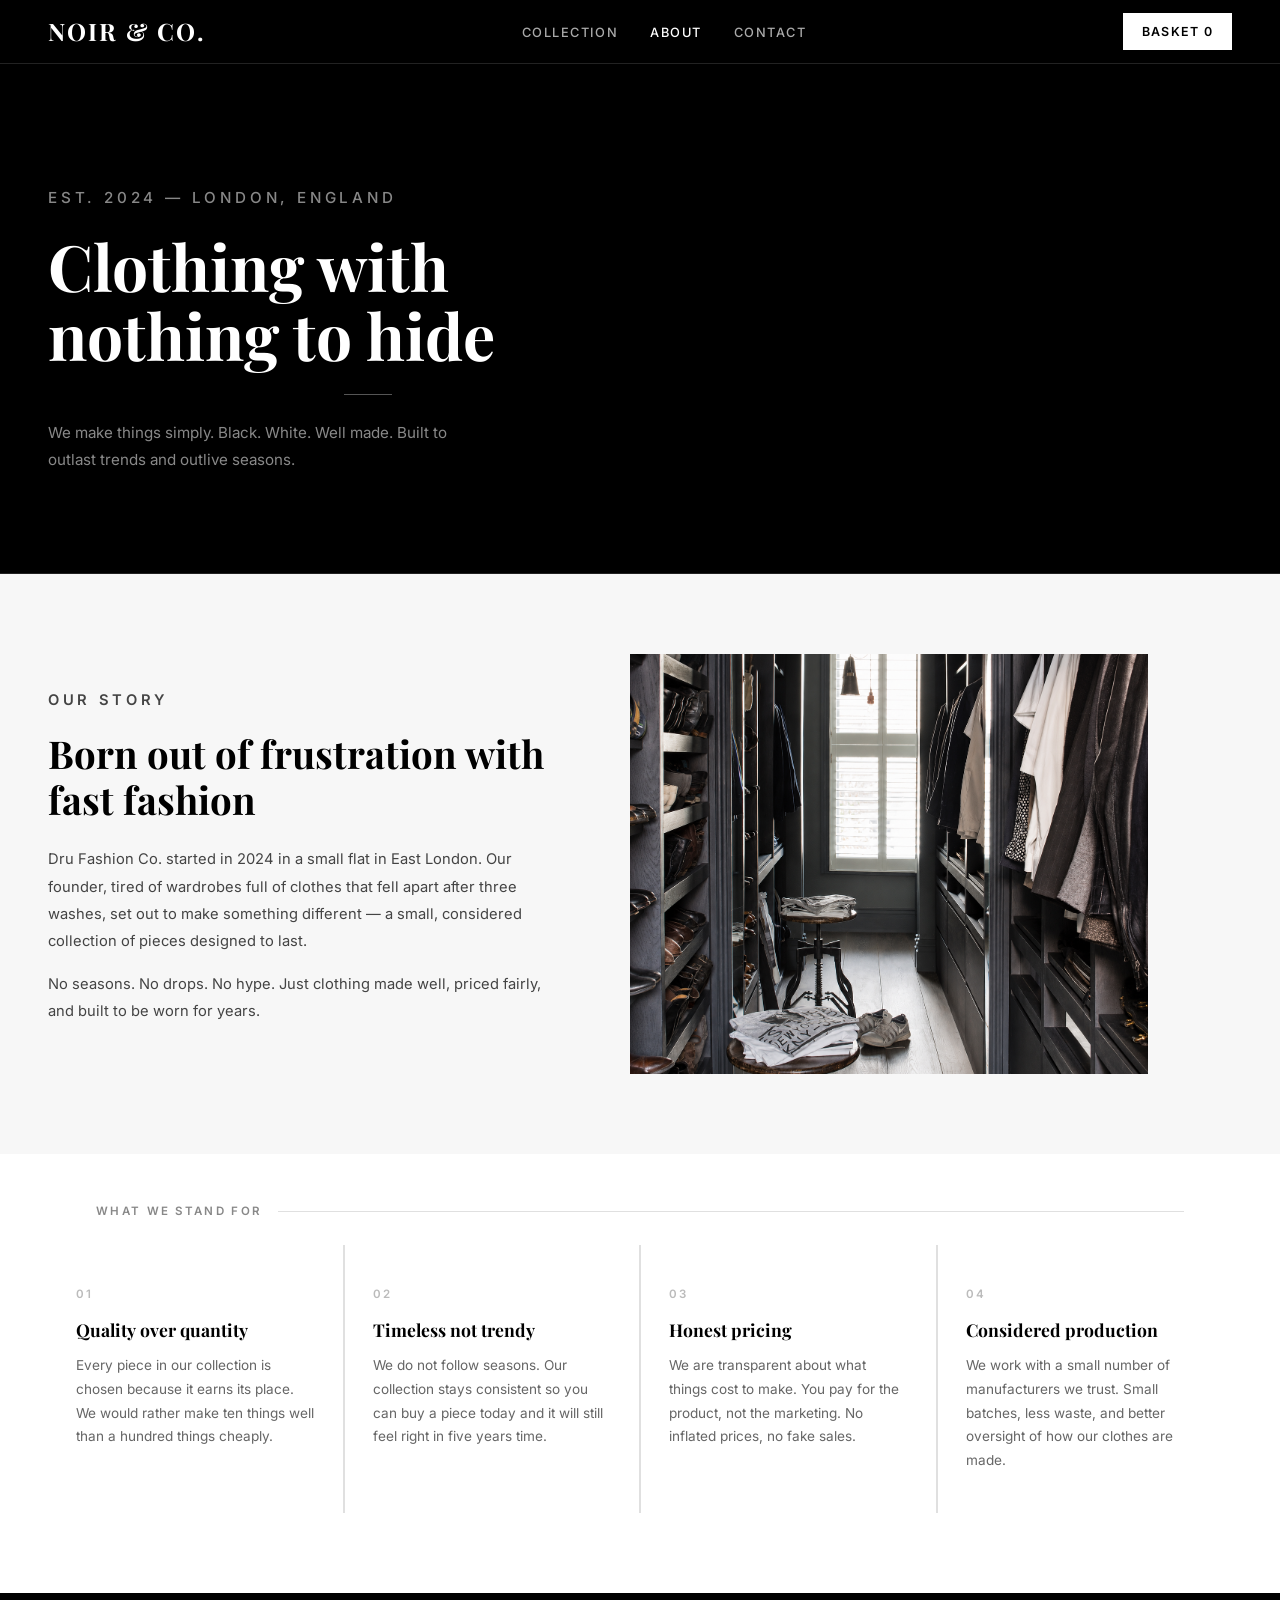
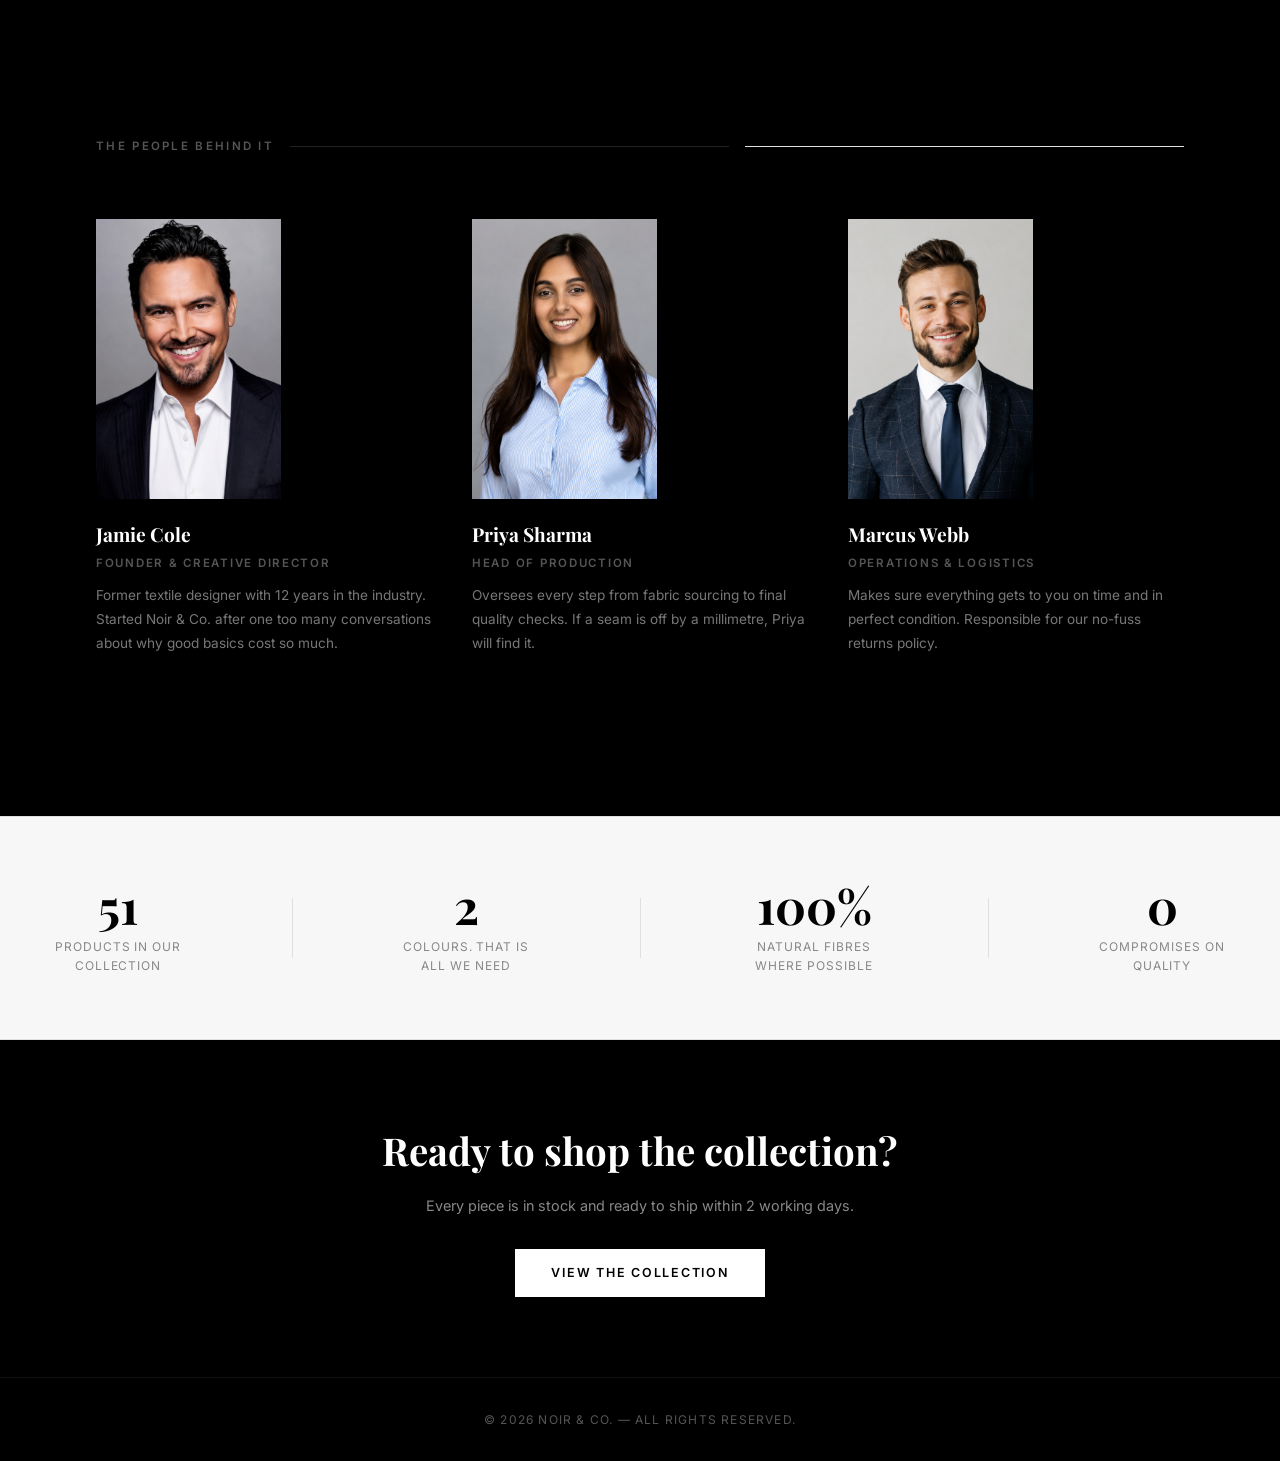
<file: about.html>
<!DOCTYPE html>
<html lang="en">
<head>
  <meta charset="UTF-8">
  <meta name="viewport" content="width=device-width, initial-scale=1.0">
  <title>About — Noir & Co.</title>
  <link rel="stylesheet" href="style.css">
</head>
<body>

  <!-- Navbar -->
  <nav>
    <div class="nav-logo">Noir &amp; Co.</div>
    <ul class="nav-links">
      <li><a href="index.html">Collection</a></li>
      <li><a href="about.html">About</a></li>
      <li><a href="contact.html">Contact</a></li>
    </ul>
    <div class="basket-btn" onclick="window.location.href='basket.html'">
      Basket <span id="basket-count">0</span>
    </div>
  </nav>

  <!-- About Hero -->
  <section class="about-hero">
    <div class="about-hero-text">
      <p class="hero-eyebrow">Est. 2024 — London, England</p>
      <h1>Clothing with<br>nothing to hide</h1>
      <div class="hero-rule"></div>
      <p>We make things simply. Black. White. Well made. Built to outlast trends and outlive seasons.</p>
    </div>
  </section>

  <!-- Our Story -->
  <section class="about-section">
    <div class="about-grid">
      <div class="about-grid-text">
        <p class="section-eyebrow">Our Story</p>
        <h2>Born out of frustration with fast fashion</h2>
        <p>Dru Fashion Co. started in 2024 in a small flat in East London. Our founder, tired of wardrobes full of clothes that fell apart after three washes, set out to make something different — a small, considered collection of pieces designed to last.</p>
        <p>No seasons. No drops. No hype. Just clothing made well, priced fairly, and built to be worn for years.</p>
      </div>
      <div class="about-grid-image">
        <div class="about-image-block">
            <img src="images/flat.jpg" alt="Our studio">
          <div class="about-image-label">London, 2024</div>
        </div>
      </div>
    </div>
  </section>

  <!-- Values -->
  <section class="about-values">
    <div class="section-label">
      <span>What we stand for</span>
    </div>
    <div class="values-grid">

      <div class="value-card">
        <span class="value-number">01</span>
        <h3>Quality over quantity</h3>
        <p>Every piece in our collection is chosen because it earns its place. We would rather make ten things well than a hundred things cheaply.</p>
      </div>

      <div class="value-card">
        <span class="value-number">02</span>
        <h3>Timeless not trendy</h3>
        <p>We do not follow seasons. Our collection stays consistent so you can buy a piece today and it will still feel right in five years time.</p>
      </div>

      <div class="value-card">
        <span class="value-number">03</span>
        <h3>Honest pricing</h3>
        <p>We are transparent about what things cost to make. You pay for the product, not the marketing. No inflated prices, no fake sales.</p>
      </div>

      <div class="value-card">
        <span class="value-number">04</span>
        <h3>Considered production</h3>
        <p>We work with a small number of manufacturers we trust. Small batches, less waste, and better oversight of how our clothes are made.</p>
      </div>

    </div>
  </section>

  <!-- Team -->
  <section class="about-section" style="background:#000; color:#fff;">
    <div class="section-label" style="padding-top:64px;">
      <span style="color:#555;">The people behind it</span>
      <div style="flex:1; height:1px; background:#222;"></div>
    </div>
    <div class="team-grid">

      <div class="team-card">
        <div class="team-photo" style="background:#111;">
            <img src="images/jamie.jpg" alt="Jamie Cole">
        </div>
        <h3>Jamie Cole</h3>
        <p class="team-role">Founder & Creative Director</p>
        <p class="team-bio">Former textile designer with 12 years in the industry. Started Noir & Co. after one too many conversations about why good basics cost so much.</p>
      </div>

      <div class="team-card">
        <div class="team-photo" style="background:#1a1a1a;">
            <img src="images/priya.jpg" alt="Priya Sharma">
        </div>
        <h3>Priya Sharma</h3>
        <p class="team-role">Head of Production</p>
        <p class="team-bio">Oversees every step from fabric sourcing to final quality checks. If a seam is off by a millimetre, Priya will find it.</p>
      </div>

      <div class="team-card">
        <div class="team-photo" style="background:#0d0d0d;">
            <img src="images/marcus.jpg" alt="Marcus Webb">
        </div>
        <h3>Marcus Webb</h3>
        <p class="team-role">Operations & Logistics</p>
        <p class="team-bio">Makes sure everything gets to you on time and in perfect condition. Responsible for our no-fuss returns policy.</p>
      </div>

    </div>
  </section>

  <!-- Stats -->
  <section class="about-stats">
    <div class="stat">
      <span class="stat-number">51</span>
      <span class="stat-label">Products in our collection</span>
    </div>
    <div class="stat-divider"></div>
    <div class="stat">
      <span class="stat-number">2</span>
      <span class="stat-label">Colours. That is all we need</span>
    </div>
    <div class="stat-divider"></div>
    <div class="stat">
      <span class="stat-number">100%</span>
      <span class="stat-label">Natural fibres where possible</span>
    </div>
    <div class="stat-divider"></div>
    <div class="stat">
      <span class="stat-number">0</span>
      <span class="stat-label">Compromises on quality</span>
    </div>
  </section>

  <!-- CTA -->
  <section class="about-cta">
    <h2>Ready to shop the collection?</h2>
    <p>Every piece is in stock and ready to ship within 2 working days.</p>
    <a href="index.html" class="cta-btn">View the Collection</a>
  </section>

  <!-- Footer -->
  <footer>
    <p>&copy; 2026 Noir &amp; Co. — All rights reserved.</p>
  </footer>

  <script>
  const page = window.location.pathname.split('/').pop() || 'index.html';
  document.querySelectorAll('.nav-links a').forEach(link => {
    if (link.getAttribute('href') === page) {
      link.classList.add('active-link');
    }
  });
  </script>

</body>
</html>
</file>
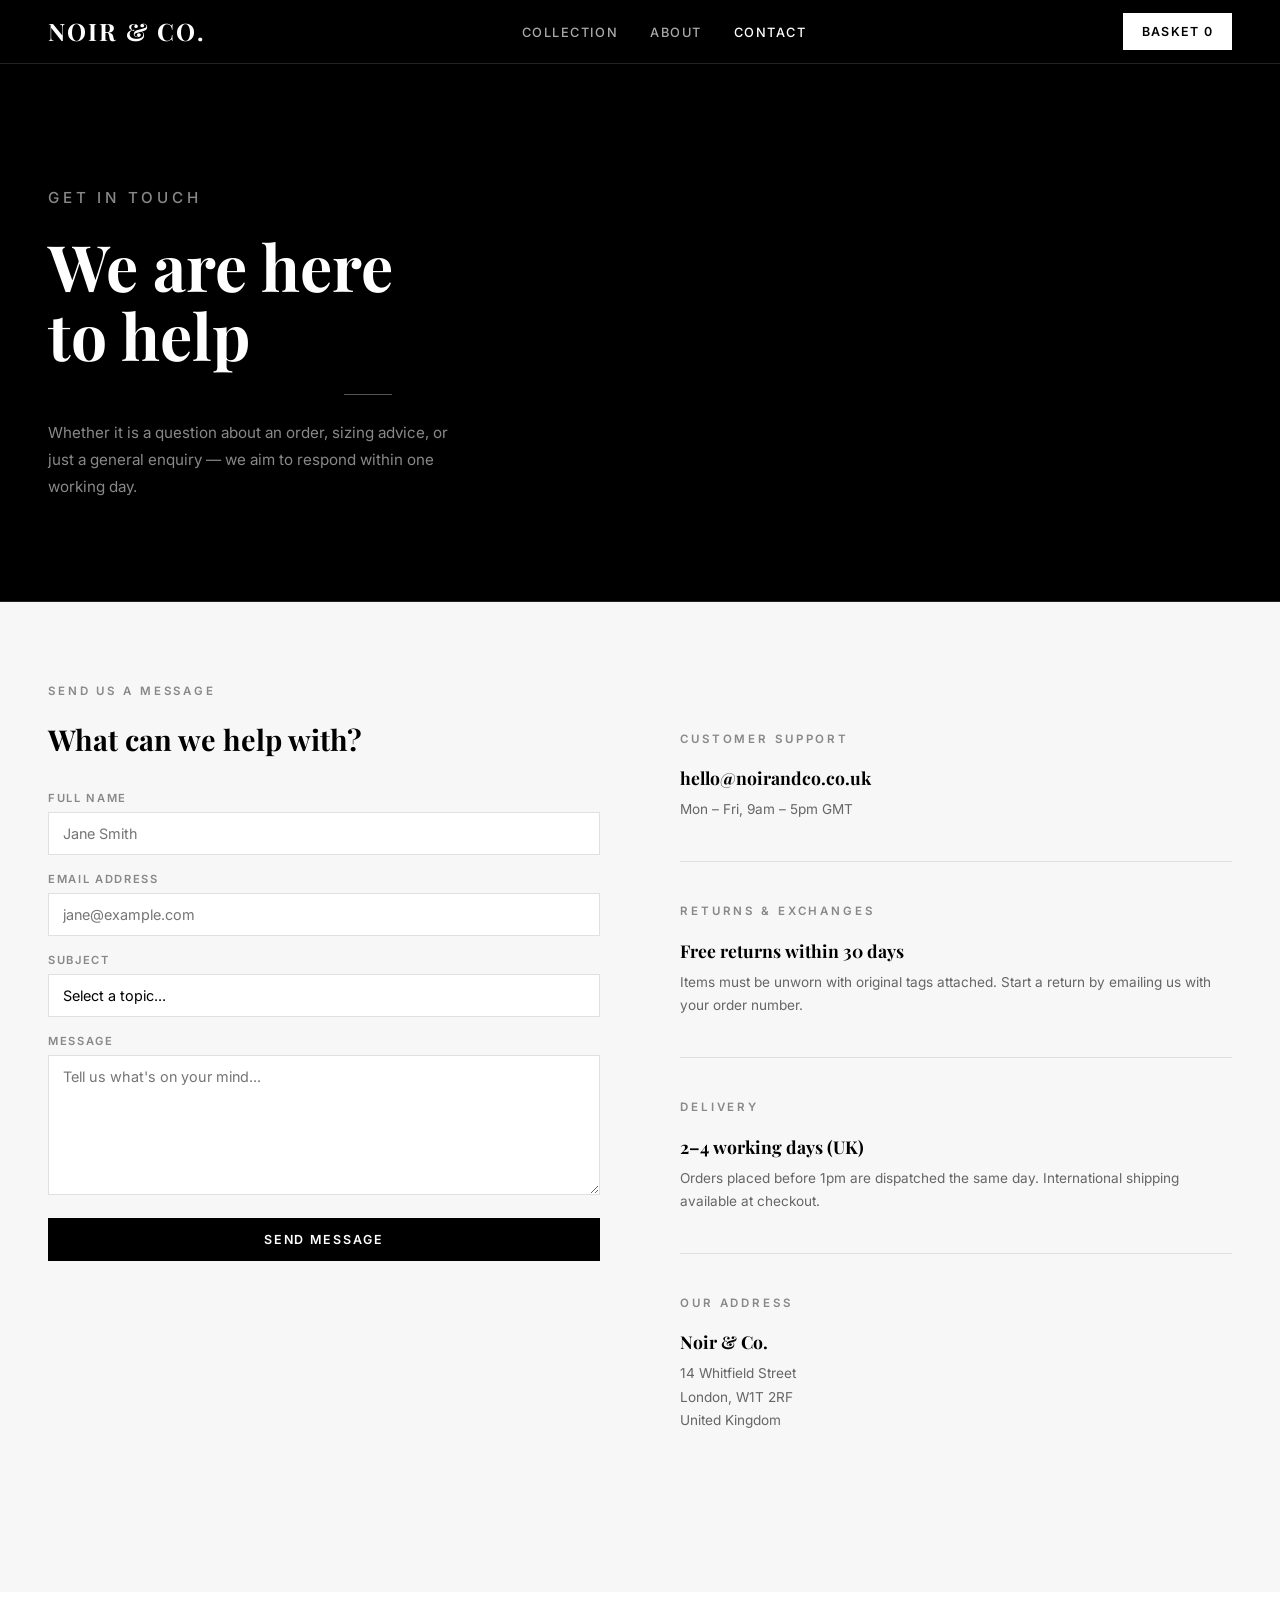
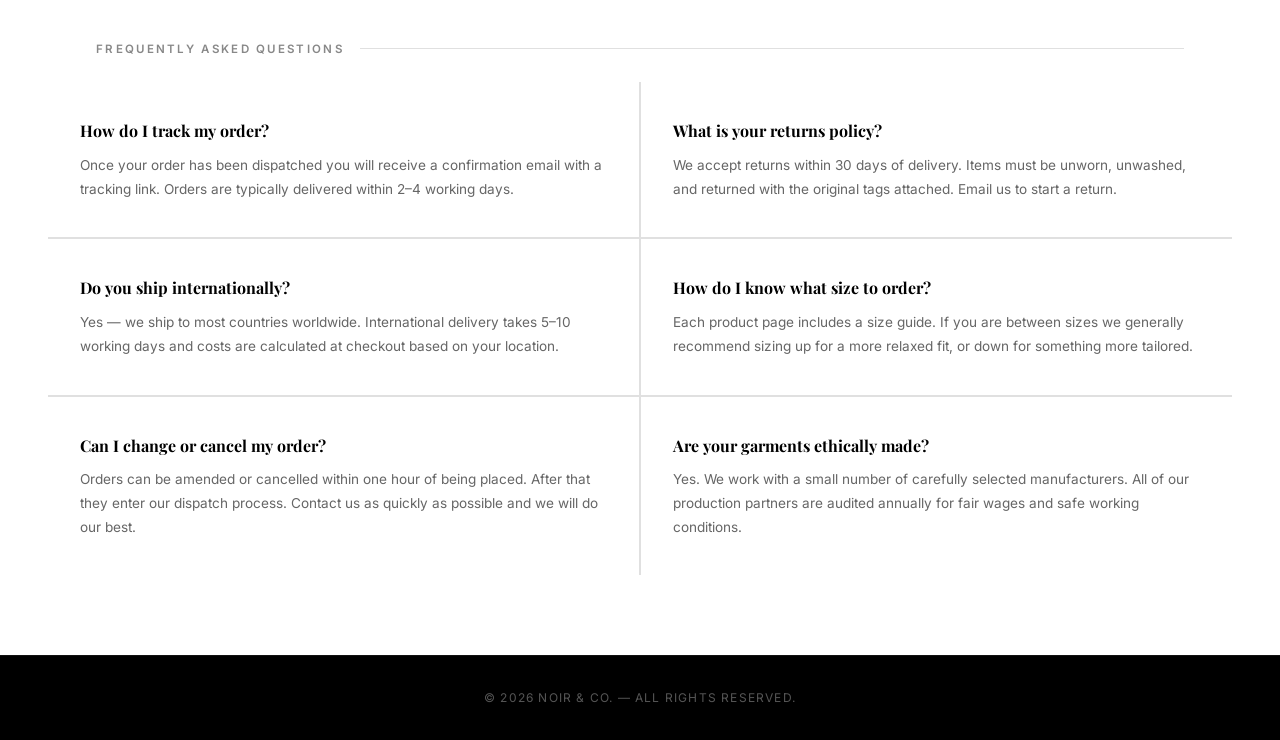
<file: contact.html>
<!DOCTYPE html>
<html lang="en">
<head>
  <meta charset="UTF-8">
  <meta name="viewport" content="width=device-width, initial-scale=1.0">
  <title>Contact — Noir & Co.</title>
  <link rel="stylesheet" href="style.css">
</head>
<body>

  <nav>
    <div class="nav-logo">Noir &amp; Co.</div>
    <ul class="nav-links">
      <li><a href="index.html">Collection</a></li>
      <li><a href="about.html">About</a></li>
      <li><a href="contact.html">Contact</a></li>
    </ul>
    <div class="basket-btn" onclick="window.location.href='basket.html'">
      Basket <span id="basket-count">0</span>
    </div>
  </nav>

  <!-- Contact Hero -->
  <section class="about-hero">
    <div class="about-hero-text">
      <p class="hero-eyebrow">Get in touch</p>
      <h1>We are here<br>to help</h1>
      <div class="hero-rule"></div>
      <p>Whether it is a question about an order, sizing advice, or just a general enquiry — we aim to respond within one working day.</p>
    </div>
  </section>

  <!-- Contact Body -->
  <section class="contact-body">

    <!-- Left: Form -->
    <div class="contact-form-wrap">
      <p class="section-eyebrow">Send us a message</p>
      <h2 class="contact-form-title">What can we help with?</h2>

      <div class="contact-field">
        <label class="checkout-label">Full Name</label>
        <input type="text" id="contact-name" placeholder="Jane Smith">
      </div>

      <div class="contact-field">
        <label class="checkout-label">Email Address</label>
        <input type="email" id="contact-email" placeholder="jane@example.com">
      </div>

      <div class="contact-field">
        <label class="checkout-label">Subject</label>
        <select id="contact-subject" class="contact-select">
          <option value="">Select a topic...</option>
          <option>Order enquiry</option>
          <option>Returns & exchanges</option>
          <option>Sizing advice</option>
          <option>Product question</option>
          <option>Something else</option>
        </select>
      </div>

      <div class="contact-field">
        <label class="checkout-label">Message</label>
        <textarea id="contact-message" placeholder="Tell us what's on your mind..." rows="6"></textarea>
      </div>

      <div id="contact-errors"></div>

      <button class="btn-primary contact-submit" onclick="submitContact()">Send Message</button>

      <!-- Success message (hidden by default) -->
      <div id="contact-success" class="contact-success-msg" style="display:none;">
        <span>✓</span>
        <div>
          <strong>Message sent</strong>
          <p>Thanks for reaching out. We will get back to you within one working day.</p>
        </div>
      </div>
    </div>

    <!-- Right: Info -->
    <div class="contact-info">

      <div class="contact-info-block">
        <p class="section-eyebrow">Customer support</p>
        <p class="contact-info-detail">hello@noirandco.co.uk</p>
        <p class="contact-info-sub">Mon – Fri, 9am – 5pm GMT</p>
      </div>

      <div class="contact-info-block">
        <p class="section-eyebrow">Returns & exchanges</p>
        <p class="contact-info-detail">Free returns within 30 days</p>
        <p class="contact-info-sub">Items must be unworn with original tags attached. Start a return by emailing us with your order number.</p>
      </div>

      <div class="contact-info-block">
        <p class="section-eyebrow">Delivery</p>
        <p class="contact-info-detail">2–4 working days (UK)</p>
        <p class="contact-info-sub">Orders placed before 1pm are dispatched the same day. International shipping available at checkout.</p>
      </div>

      <div class="contact-info-block">
        <p class="section-eyebrow">Our address</p>
        <p class="contact-info-detail">Noir & Co.</p>
        <p class="contact-info-sub">14 Whitfield Street<br>London, W1T 2RF<br>United Kingdom</p>
      </div>

    </div>

  </section>

  <!-- FAQ -->
  <section class="faq-section">
    <div class="section-label">
      <span>Frequently asked questions</span>
    </div>
    <div class="faq-grid">

      <div class="faq-item">
        <h4>How do I track my order?</h4>
        <p>Once your order has been dispatched you will receive a confirmation email with a tracking link. Orders are typically delivered within 2–4 working days.</p>
      </div>

      <div class="faq-item">
        <h4>What is your returns policy?</h4>
        <p>We accept returns within 30 days of delivery. Items must be unworn, unwashed, and returned with the original tags attached. Email us to start a return.</p>
      </div>

      <div class="faq-item">
        <h4>Do you ship internationally?</h4>
        <p>Yes — we ship to most countries worldwide. International delivery takes 5–10 working days and costs are calculated at checkout based on your location.</p>
      </div>

      <div class="faq-item">
        <h4>How do I know what size to order?</h4>
        <p>Each product page includes a size guide. If you are between sizes we generally recommend sizing up for a more relaxed fit, or down for something more tailored.</p>
      </div>

      <div class="faq-item">
        <h4>Can I change or cancel my order?</h4>
        <p>Orders can be amended or cancelled within one hour of being placed. After that they enter our dispatch process. Contact us as quickly as possible and we will do our best.</p>
      </div>

      <div class="faq-item">
        <h4>Are your garments ethically made?</h4>
        <p>Yes. We work with a small number of carefully selected manufacturers. All of our production partners are audited annually for fair wages and safe working conditions.</p>
      </div>

    </div>
  </section>

  <footer>
    <p>&copy; 2026 Noir &amp; Co. — All rights reserved.</p>
  </footer>

  <script>
    function submitContact() {
      const name    = document.getElementById('contact-name').value.trim();
      const email   = document.getElementById('contact-email').value.trim();
      const subject = document.getElementById('contact-subject').value;
      const message = document.getElementById('contact-message').value.trim();
      const errors  = document.getElementById('contact-errors');

      errors.innerHTML = '';
      let hasErrors = false;

      if (!name || name.split(' ').length < 2) {
        errors.innerHTML += '<p class="error-msg">Please enter your full name.</p>';
        document.getElementById('contact-name').classList.add('input-error');
        hasErrors = true;
      } else {
        document.getElementById('contact-name').classList.remove('input-error');
      }

      if (!/^[^\s@]+@[^\s@]+\.[^\s@]+$/.test(email)) {
        errors.innerHTML += '<p class="error-msg">Please enter a valid email address.</p>';
        document.getElementById('contact-email').classList.add('input-error');
        hasErrors = true;
      } else {
        document.getElementById('contact-email').classList.remove('input-error');
      }

      if (!subject) {
        errors.innerHTML += '<p class="error-msg">Please select a subject.</p>';
        document.getElementById('contact-subject').classList.add('input-error');
        hasErrors = true;
      } else {
        document.getElementById('contact-subject').classList.remove('input-error');
      }

      if (message.length < 10) {
        errors.innerHTML += '<p class="error-msg">Please enter a message of at least 10 characters.</p>';
        document.getElementById('contact-message').classList.add('input-error');
        hasErrors = true;
      } else {
        document.getElementById('contact-message').classList.remove('input-error');
      }

      if (hasErrors) return;

      // Hide form, show success
      document.querySelector('.contact-form-wrap').querySelectorAll('.contact-field, .contact-submit, #contact-errors').forEach(el => el.style.display = 'none');
      document.getElementById('contact-success').style.display = 'flex';
    }
  </script>

  <script>
  const page = window.location.pathname.split('/').pop() || 'index.html';
  document.querySelectorAll('.nav-links a').forEach(link => {
    if (link.getAttribute('href') === page) {
      link.classList.add('active-link');
    }
  });
  </script>

</body>
</html>
</file>
<file: style.css>
@import url('https://fonts.googleapis.com/css2?family=Playfair+Display:wght@400;700&family=Inter:wght@300;400;500;600&display=swap');

/* ── Reset & Base ── */
*, *::before, *::after {
  box-sizing: border-box;
  margin: 0;
  padding: 0;
}

body {
  background-color: #F7F7F7;
  color: #000;
  font-family: 'Inter', sans-serif;
  font-weight: 400;
  line-height: 1.6;
}

/* ── Navbar ── */
nav {
  position: sticky;
  top: 0;
  z-index: 500;
  background: #000;
  display: flex;
  justify-content: space-between;
  align-items: center;
  padding: 0 48px;
  height: 64px;
  border-bottom: 1px solid #222;
}

.nav-logo {
  font-family: 'Playfair Display', serif;
  font-size: 1.5rem;
  font-weight: 700;
  color: #fff;
  letter-spacing: 0.08em;
  text-transform: uppercase;
}

.nav-links {
  display: flex;
  gap: 32px;
  list-style: none;
}

.nav-links a {
  color: #aaa;
  text-decoration: none;
  font-size: 0.8rem;
  font-weight: 500;
  letter-spacing: 0.12em;
  text-transform: uppercase;
  transition: color 0.2s;
}

.nav-links a:hover {
  color: #fff;
}

/* ── Basket Button ── */
.basket-btn {
  background: #fff;
  color: #000;
  padding: 8px 18px;
  border-radius: 0;
  cursor: pointer;
  font-family: 'Inter', sans-serif;
  font-size: 0.78rem;
  font-weight: 600;
  letter-spacing: 0.1em;
  text-transform: uppercase;
  border: 1px solid #fff;
  transition: background 0.2s, color 0.2s;
}

.basket-btn:hover {
  background: #000;
  color: #fff;
  border-color: #fff;
}

/* ── Hero ── */
.hero {
  background: #000;
  color: #fff;
  text-align: center;
  padding: 100px 24px 80px;
  border-bottom: 1px solid #222;
}

.hero-eyebrow {
  font-size: 0.72rem;
  font-weight: 500;
  letter-spacing: 0.25em;
  text-transform: uppercase;
  color: #888;
  margin-bottom: 20px;
}

.hero h1 {
  font-family: 'Playfair Display', serif;
  font-size: clamp(2.8rem, 6vw, 5.5rem);
  font-weight: 700;
  line-height: 1.08;
  letter-spacing: -0.01em;
  margin-bottom: 20px;
}

.hero-rule {
  width: 48px;
  height: 1px;
  background: #555;
  margin: 24px auto;
}

.hero p {
  font-size: 0.95rem;
  color: #888;
  letter-spacing: 0.04em;
  max-width: 420px;
  margin: 0 auto;
}

/* ── Section Label ── */
.section-label {
  display: flex;
  align-items: center;
  gap: 16px;
  padding: 48px 48px 24px;
}

.section-label span {
  font-size: 0.72rem;
  font-weight: 600;
  letter-spacing: 0.2em;
  text-transform: uppercase;
  color: #888;
  white-space: nowrap;
}

.section-label::after {
  content: '';
  flex: 1;
  height: 1px;
  background: #E0E0E0;
}

/* ── Product Grid ── */
.product-grid {
  display: grid;
  grid-template-columns: repeat(3, 1fr);
  gap: 2px;
  padding: 0 48px 64px;
  background: #E0E0E0;
}

.product-card {
  background: #F7F7F7;
  padding: 32px 24px 28px;
  cursor: pointer;
  transition: background 0.2s;
  text-align: left;
}

.product-card:hover {
  background: #fff;
}

.product-card:hover .card-arrow {
  opacity: 1;
  transform: translateX(4px);
}

.product-card img {
  width: 100%;
  aspect-ratio: 2 / 3;
  object-fit: cover;
  object-position: center top;
  display: block;
  margin-bottom: 20px;
  filter: grayscale(20%);
  transition: filter 0.3s;
}

.product-card.cat-tops img,
.product-card.cat-jackets img,
.product-card.cat-accessories img {
  object-position: center bottom;
}

.product-card:hover img {
  filter: grayscale(0%);
}

.card-meta {
  display: flex;
  justify-content: space-between;
  align-items: flex-end;
}

.product-card h2 {
  font-family: 'Playfair Display', serif;
  font-size: 1.15rem;
  font-weight: 700;
  margin-bottom: 6px;
  letter-spacing: 0.01em;
}

.product-card .price {
  font-size: 0.95rem;
  font-weight: 600;
  color: #000;
}

.card-arrow {
  font-size: 1.1rem;
  opacity: 0;
  transition: opacity 0.2s, transform 0.2s;
  color: #000;
}

/* ── Modals ── */
.modal {
  display: none;
  position: fixed;
  inset: 0;
  background: rgba(0,0,0,0.75);
  z-index: 999;
  justify-content: center;
  align-items: center;
}

.modal.active {
  display: flex;
}

.modal-content {
  background: #fff;
  max-width: 480px;
  width: 92%;
  max-height: 90vh;
  overflow-y: auto;
  padding: 40px 36px;
  position: relative;
}

.modal-content img {
  width: 100%;
  height: 260px;
  object-fit: cover;
  display: block;
  margin-bottom: 24px;
}

.modal-content h2 {
  font-family: 'Playfair Display', serif;
  font-size: 1.6rem;
  font-weight: 700;
  margin-bottom: 8px;
}

.modal-content .price {
  font-size: 1.1rem;
  font-weight: 600;
  color: #000;
  margin-bottom: 4px;
}

.modal-content .stock {
  font-size: 0.78rem;
  color: #888;
  letter-spacing: 0.08em;
  text-transform: uppercase;
  margin-bottom: 14px;
}

.modal-content .description {
  font-size: 0.9rem;
  color: #555;
  line-height: 1.7;
  margin-bottom: 24px;
  border-top: 1px solid #E0E0E0;
  padding-top: 16px;
}

.close {
  position: absolute;
  top: 16px;
  right: 20px;
  font-size: 1.4rem;
  cursor: pointer;
  color: #aaa;
  line-height: 1;
  background: none;
  border: none;
  padding: 0;
  font-family: 'Inter', sans-serif;
}

.close:hover {
  color: #000;
}

/* ── Buttons ── */
button {
  font-family: 'Inter', sans-serif;
  font-size: 0.78rem;
  font-weight: 600;
  letter-spacing: 0.14em;
  text-transform: uppercase;
  cursor: pointer;
  border: none;
  transition: background 0.2s, color 0.2s;
}

.btn-primary {
  background: #000;
  color: #fff;
  padding: 14px 28px;
  width: 100%;
  display: block;
}

.btn-primary:hover {
  background: #333;
}

/* ── Basket Modal ── */
.basket-item {
  display: flex;
  justify-content: space-between;
  align-items: center;
  padding: 14px 0;
  border-bottom: 1px solid #E0E0E0;
  font-size: 0.9rem;
}

.basket-item strong {
  font-family: 'Playfair Display', serif;
  font-size: 0.95rem;
}

.basket-item small {
  color: #888;
  font-size: 0.78rem;
}

.qty-btn {
  background: #F0F0F0;
  color: #000;
  border: none;
  width: 28px;
  height: 28px;
  font-size: 1rem;
  cursor: pointer;
  display: flex;
  align-items: center;
  justify-content: center;
  border-radius: 0;
  padding: 0;
  transition: background 0.15s;
}

.qty-btn:hover {
  background: #ddd;
}

.remove-btn {
  background: none;
  color: #bbb;
  border: none;
  font-size: 0.9rem;
  cursor: pointer;
  padding: 0 4px;
  transition: color 0.15s;
}

.remove-btn:hover {
  color: #000;
}

.basket-total-row {
  display: flex;
  justify-content: space-between;
  padding: 16px 0 20px;
  font-weight: 600;
  font-size: 0.95rem;
  letter-spacing: 0.04em;
}

/* ── Checkout Inputs ── */
.modal-content input {
  width: 100%;
  padding: 12px 14px;
  margin: 6px 0;
  border: 1px solid #E0E0E0;
  border-radius: 0;
  font-size: 0.9rem;
  font-family: 'Inter', sans-serif;
  background: #F7F7F7;
  color: #000;
  outline: none;
  transition: border-color 0.2s;
}

.modal-content input:focus {
  border-color: #000;
  background: #fff;
}

.input-row {
  display: flex;
  gap: 10px;
}

.checkout-label {
  font-size: 0.7rem;
  font-weight: 600;
  letter-spacing: 0.15em;
  text-transform: uppercase;
  color: #888;
  margin: 16px 0 4px;
  display: block;
}

/* ── Success Modal ── */
.success-icon {
  font-size: 2.5rem;
  margin-bottom: 12px;
}

/* ── Footer ── */
footer {
  background: #000;
  color: #555;
  text-align: center;
  padding: 32px 24px;
  font-size: 0.75rem;
  letter-spacing: 0.1em;
  text-transform: uppercase;
  border-top: 1px solid #111;
}

/* ── Filter Bar ── */
.filter-bar {
  display: flex;
  gap: 10px;
  padding: 0 48px 32px;
  flex-wrap: wrap;
}

.filter-btn {
  background: none;
  border: 1px solid #ccc;
  padding: 8px 20px;
  font-size: 0.75rem;
  font-weight: 600;
  letter-spacing: 0.14em;
  text-transform: uppercase;
  cursor: pointer;
  color: #888;
  transition: all 0.2s;
  border-radius: 0;
}

.filter-btn:hover {
  border-color: #000;
  color: #000;
}

.filter-btn.active {
  background: #000;
  color: #fff;
  border-color: #000;
}

/* ── Search Bar ── */
.search-bar {
  position: relative;
  padding: 0 48px 24px;
  max-width: 500px;
}

.search-bar input {
  width: 100%;
  padding: 12px 44px 12px 16px;
  border: 1px solid #E0E0E0;
  border-radius: 0;
  font-family: 'Inter', sans-serif;
  font-size: 0.9rem;
  background: #fff;
  color: #000;
  outline: none;
  transition: border-color 0.2s;
}

.search-bar input:focus {
  border-color: #000;
}

.search-icon {
  position: absolute;
  right: 64px;
  top: 50%;
  transform: translateY(-70%);
  color: #aaa;
  font-size: 0.9rem;
}

/* ── Size Selector ── */
.size-label {
  font-size: 0.7rem;
  font-weight: 600;
  letter-spacing: 0.15em;
  text-transform: uppercase;
  color: #888;
  margin: 16px 0 8px;
  display: block;
}

.size-options {
  display: flex;
  gap: 8px;
  flex-wrap: wrap;
  margin-bottom: 16px;
}

.size-btn {
  border: 1px solid #ddd;
  background: #fff;
  padding: 6px 14px;
  font-size: 0.78rem;
  font-weight: 600;
  letter-spacing: 0.08em;
  cursor: pointer;
  transition: all 0.15s;
  font-family: 'Inter', sans-serif;
}

.size-btn:hover {
  border-color: #000;
}

.size-btn.selected {
  background: #000;
  color: #fff;
  border-color: #000;
}

.size-btn.out-of-stock {
  color: #ccc;
  border-color: #eee;
  cursor: not-allowed;
  text-decoration: line-through;
}

.size-stock-hint {
  font-size: 0.78rem;
  margin: -8px 0 12px;
  min-height: 18px;
}

.input-error {
  border-color: #c0392b !important;
  background: #fff8f8 !important;
}

.error-msg {
  color: #c0392b;
  font-size: 0.75rem;
  margin: -4px 0 6px;
  letter-spacing: 0.02em;
}

/* ── Active Nav Link ── */
.active-link {
  color: #fff !important;
}

/* ── About Hero ── */
.about-hero {
  background: #000;
  color: #fff;
  padding: 120px 48px 100px;
  border-bottom: 1px solid #222;
}

.about-hero-text {
  max-width: 640px;
}

.about-hero h1 {
  font-family: 'Playfair Display', serif;
  font-size: clamp(2.4rem, 5vw, 4.5rem);
  font-weight: 700;
  line-height: 1.08;
  margin-bottom: 20px;
}

.about-hero p {
  font-size: 0.95rem;
  color: #888;
  max-width: 420px;
  line-height: 1.8;
}

/* ── About Sections ── */
.about-section {
  padding: 80px 48px;
  background: #F7F7F7;
}

.section-eyebrow {
  font-size: 0.72rem;
  font-weight: 600;
  letter-spacing: 0.25em;
  text-transform: uppercase;
  color: #888;
  margin-bottom: 16px;
}

.about-grid {
  display: grid;
  grid-template-columns: 1fr 1fr;
  gap: 64px;
  align-items: center;
  max-width: 1100px;
}

.about-grid-text h2 {
  font-family: 'Playfair Display', serif;
  font-size: clamp(1.6rem, 3vw, 2.4rem);
  font-weight: 700;
  margin-bottom: 24px;
  line-height: 1.2;
}

.about-grid-text p {
  font-size: 0.92rem;
  color: #444;
  line-height: 1.85;
  margin-bottom: 16px;
}

.about-image-block {
  background: #222;
  height: 420px;
  position: relative;
  display: flex;
  align-items: flex-end;
  padding: 20px;
}

.about-image-block img {
  position: absolute;
  inset: 0;
  width: 100%;
  height: 100%;
  object-fit: cover;
  object-position: center;
  display: block;
}

.about-image-label {
  font-size: 0.72rem;
  letter-spacing: 0.15em;
  text-transform: uppercase;
  color: #555;
}

/* ── Values ── */
.about-values {
  background: #fff;
  padding: 0 48px 80px;
}

.values-grid {
  display: grid;
  grid-template-columns: repeat(4, 1fr);
  gap: 2px;
  background: #E0E0E0;
  margin-top: 0;
}

.value-card {
  background: #fff;
  padding: 40px 28px;
}

.value-number {
  font-size: 0.72rem;
  font-weight: 600;
  letter-spacing: 0.2em;
  color: #bbb;
  display: block;
  margin-bottom: 16px;
}

.value-card h3 {
  font-family: 'Playfair Display', serif;
  font-size: 1.1rem;
  font-weight: 700;
  margin-bottom: 12px;
  line-height: 1.3;
}

.value-card p {
  font-size: 0.85rem;
  color: #666;
  line-height: 1.75;
}

/* ── Team ── */
.team-grid {
  display: grid;
  grid-template-columns: repeat(3, 1fr);
  gap: 40px;
  padding: 40px 48px 80px;
}

.team-card {
  color: #fff;
}

.team-photo {
  width: 185px;
  height: 280px;
  margin-bottom: 20px;
}

.team-photo img{
  width: 185px;
  height: 280px
}

.team-card h3 {
  font-family: 'Playfair Display', serif;
  font-size: 1.2rem;
  font-weight: 700;
  margin-bottom: 4px;
}

.team-role {
  font-size: 0.72rem;
  font-weight: 600;
  letter-spacing: 0.15em;
  text-transform: uppercase;
  color: #555;
  margin-bottom: 12px;
}

.team-bio {
  font-size: 0.85rem;
  color: #777;
  line-height: 1.75;
}

/* ── Stats ── */
.about-stats {
  display: flex;
  align-items: center;
  justify-content: space-between;
  padding: 64px 48px;
  background: #F7F7F7;
  border-top: 1px solid #E0E0E0;
  border-bottom: 1px solid #E0E0E0;
}

.stat {
  display: flex;
  flex-direction: column;
  align-items: center;
  text-align: center;
  gap: 8px;
}

.stat-number {
  font-family: 'Playfair Display', serif;
  font-size: 3rem;
  font-weight: 700;
  line-height: 1;
}

.stat-label {
  font-size: 0.75rem;
  color: #888;
  letter-spacing: 0.08em;
  text-transform: uppercase;
  max-width: 140px;
}

.stat-divider {
  width: 1px;
  height: 60px;
  background: #E0E0E0;
}

/* ── CTA ── */
.about-cta {
  background: #000;
  color: #fff;
  text-align: center;
  padding: 80px 48px;
}

.about-cta h2 {
  font-family: 'Playfair Display', serif;
  font-size: clamp(1.8rem, 3vw, 2.8rem);
  font-weight: 700;
  margin-bottom: 12px;
}

.about-cta p {
  color: #888;
  font-size: 0.9rem;
  margin-bottom: 32px;
}

.cta-btn {
  display: inline-block;
  background: #fff;
  color: #000;
  padding: 14px 36px;
  font-family: 'Inter', sans-serif;
  font-size: 0.78rem;
  font-weight: 600;
  letter-spacing: 0.14em;
  text-transform: uppercase;
  text-decoration: none;
  transition: background 0.2s, color 0.2s;
}

.cta-btn:hover {
  background: #333;
  color: #fff;
}

/* ── Contact Page ── */
.contact-body {
  display: grid;
  grid-template-columns: 1fr 1fr;
  gap: 80px;
  padding: 80px 48px;
  background: #F7F7F7;
  align-items: start;
}

.contact-form-title {
  font-family: 'Playfair Display', serif;
  font-size: 1.8rem;
  font-weight: 700;
  margin-bottom: 28px;
}

.contact-field {
  margin-bottom: 16px;
}

.contact-field input,
.contact-field textarea,
.contact-field select {
  width: 100%;
  padding: 12px 14px;
  border: 1px solid #E0E0E0;
  font-family: 'Inter', sans-serif;
  font-size: 0.9rem;
  background: #fff;
  color: #000;
  outline: none;
  transition: border-color 0.2s;
  border-radius: 0;
  appearance: none;
}

.contact-field input:focus,
.contact-field textarea:focus,
.contact-field select:focus {
  border-color: #000;
}

.contact-field textarea {
  resize: vertical;
  min-height: 140px;
}

.contact-submit {
  padding: 14px 28px;
  margin-top: 8px;
}

.contact-success-msg {
  display: flex;
  align-items: flex-start;
  gap: 16px;
  background: #f0fff0;
  border: 1px solid #c3e6cb;
  padding: 20px;
  margin-top: 20px;
}

.contact-success-msg span {
  font-size: 1.4rem;
  color: #2a9d2a;
  margin-top: 2px;
}

.contact-success-msg strong {
  display: block;
  margin-bottom: 4px;
}

.contact-success-msg p {
  font-size: 0.85rem;
  color: #555;
}

.contact-info {
  padding-top: 48px;
}

.contact-info-block {
  margin-bottom: 40px;
  padding-bottom: 40px;
  border-bottom: 1px solid #E0E0E0;
}

.contact-info-block:last-child {
  border-bottom: none;
}

.contact-info-detail {
  font-family: 'Playfair Display', serif;
  font-size: 1.1rem;
  font-weight: 700;
  margin: 8px 0 6px;
}

.contact-info-sub {
  font-size: 0.85rem;
  color: #666;
  line-height: 1.7;
}

/* ── FAQ ── */
.faq-section {
  background: #fff;
  padding: 0 48px 80px;
}

.faq-grid {
  display: grid;
  grid-template-columns: 1fr 1fr;
  gap: 2px;
  background: #E0E0E0;
}

.faq-item {
  background: #fff;
  padding: 36px 32px;
}

.faq-item h4 {
  font-family: 'Playfair Display', serif;
  font-size: 1rem;
  font-weight: 700;
  margin-bottom: 10px;
}

.faq-item p {
  font-size: 0.85rem;
  color: #666;
  line-height: 1.75;
}

/* ── Basket Page ── */
.basket-page-body {
  display: grid;
  grid-template-columns: 1fr 380px;
  gap: 48px;
  padding: 48px;
  align-items: start;
  background: #F7F7F7;
  min-height: 60vh;
}

.basket-page-item {
  display: grid;
  grid-template-columns: 100px 1fr auto;
  gap: 24px;
  align-items: center;
  padding: 24px 0;
  border-bottom: 1px solid #E0E0E0;
}

.basket-page-item img {
  width: 100px;
  height: 120px;
  object-fit: cover;
  display: block;
}

.basket-page-item-info h3 {
  font-family: 'Playfair Display', serif;
  font-size: 1rem;
  font-weight: 700;
  margin-bottom: 6px;
}

.basket-item-size {
  font-size: 0.78rem;
  color: #888;
  text-transform: uppercase;
  letter-spacing: 0.08em;
  margin-bottom: 6px;
}

.basket-item-price {
  font-size: 0.9rem;
  font-weight: 600;
}

.basket-page-item-controls {
  display: flex;
  flex-direction: column;
  align-items: flex-end;
  gap: 10px;
}

.qty-controls {
  display: flex;
  align-items: center;
  gap: 10px;
}

.basket-item-subtotal {
  font-weight: 600;
  font-size: 0.95rem;
}

.basket-remove-link {
  background: none;
  border: none;
  color: #aaa;
  font-size: 0.75rem;
  cursor: pointer;
  text-decoration: underline;
  font-family: 'Inter', sans-serif;
  padding: 0;
}

.basket-remove-link:hover {
  color: #000;
}

.basket-empty {
  padding: 48px 0;
  text-align: center;
  color: #888;
}

.basket-page-summary {
  background: #fff;
  padding: 32px;
  border: 1px solid #E0E0E0;
  position: sticky;
  top: 80px;
}

.basket-page-summary h3 {
  font-family: 'Playfair Display', serif;
  font-size: 1.2rem;
  font-weight: 700;
  margin-bottom: 24px;
  padding-bottom: 16px;
  border-bottom: 1px solid #E0E0E0;
}

.summary-row {
  display: flex;
  justify-content: space-between;
  font-size: 0.88rem;
  color: #555;
  margin-bottom: 12px;
}

.summary-total {
  font-weight: 700;
  font-size: 1rem;
  color: #000;
  padding-top: 12px;
  border-top: 1px solid #E0E0E0;
  margin-top: 4px;
}

.basket-continue-link {
  display: block;
  text-align: center;
  margin-top: 14px;
  font-size: 0.78rem;
  color: #888;
  text-decoration: none;
  letter-spacing: 0.08em;
}

.basket-continue-link:hover {
  color: #000;
}

.basket-reassurance {
  margin-top: 24px;
  padding-top: 20px;
  border-top: 1px solid #E0E0E0;
  display: flex;
  flex-direction: column;
  gap: 8px;
}

.reassurance-item {
  font-size: 0.78rem;
  color: #888;
  letter-spacing: 0.04em;
}

.reassurance-item span {
  color: #2a9d2a;
  font-weight: 700;
  margin-right: 6px;
}

.checkout-page-wrap {
  max-width: 500px;
  margin: 0 auto;
  padding: 64px 48px;
}

/* ── Product Page ── */
.product-page-wrap {
  background: #F7F7F7;
  min-height: 80vh;
}

.product-page-inner {
  display: grid;
  grid-template-columns: 1fr 1fr;
  gap: 0;
  min-height: 80vh;
}

.product-page-image {
  position: relative;
  background: #fff;
  padding: 32px;
}

.product-back-link {
  display: inline-block;
  font-size: 0.75rem;
  font-weight: 600;
  letter-spacing: 0.12em;
  text-transform: uppercase;
  text-decoration: none;
  color: #888;
  margin-bottom: 24px;
  transition: color 0.2s;
}

.product-back-link:hover {
  color: #000;
}

.product-page-image img {
  width: 100%;
  height: auto;
  display: block;
}

.product-page-details {
  padding: 64px 48px;
  background: #F7F7F7;
}

.product-page-details h1 {
  font-family: 'Playfair Display', serif;
  font-size: clamp(1.8rem, 3vw, 2.8rem);
  font-weight: 700;
  margin: 8px 0 12px;
  line-height: 1.1;
}

.product-page-price {
  font-size: 1.4rem;
  font-weight: 600;
  margin-bottom: 0;
}

.product-page-divider {
  height: 1px;
  background: #E0E0E0;
  margin: 24px 0;
}

.product-page-description {
  font-size: 0.92rem;
  color: #555;
  line-height: 1.85;
}

.product-page-sizes {
  margin-bottom: 20px;
}

.product-stock-msg {
  font-size: 0.78rem;
  color: #888;
  letter-spacing: 0.06em;
  margin-bottom: 16px;
  text-transform: uppercase;
}

.product-page-atb {
  width: 100%;
  padding: 16px;
  font-size: 0.85rem;
  margin-bottom: 12px;
}

.product-view-basket {
  display: block;
  text-align: center;
  font-size: 0.78rem;
  font-weight: 600;
  letter-spacing: 0.1em;
  text-decoration: none;
  color: #000;
  margin-bottom: 24px;
  text-transform: uppercase;
}

/* ── Accordion ── */
.product-page-accordion {
  margin-top: 8px;
  border-top: 1px solid #E0E0E0;
}

.accordion-item {
  border-bottom: 1px solid #E0E0E0;
  cursor: pointer;
  user-select: none;
}

.accordion-header {
  display: flex;
  justify-content: space-between;
  align-items: center;
  padding: 16px 0;
  font-size: 0.78rem;
  font-weight: 600;
  letter-spacing: 0.12em;
  text-transform: uppercase;
}

.accordion-icon {
  font-size: 1.2rem;
  font-weight: 300;
  color: #888;
}

.accordion-body {
  max-height: 0;
  overflow: hidden;
  transition: max-height 0.3s ease;
}

.accordion-body p {
  font-size: 0.85rem;
  color: #666;
  line-height: 1.75;
  padding-bottom: 12px;
}

/* ── Contact select styling ── */
.contact-select {
  cursor: pointer;
}
</file>
